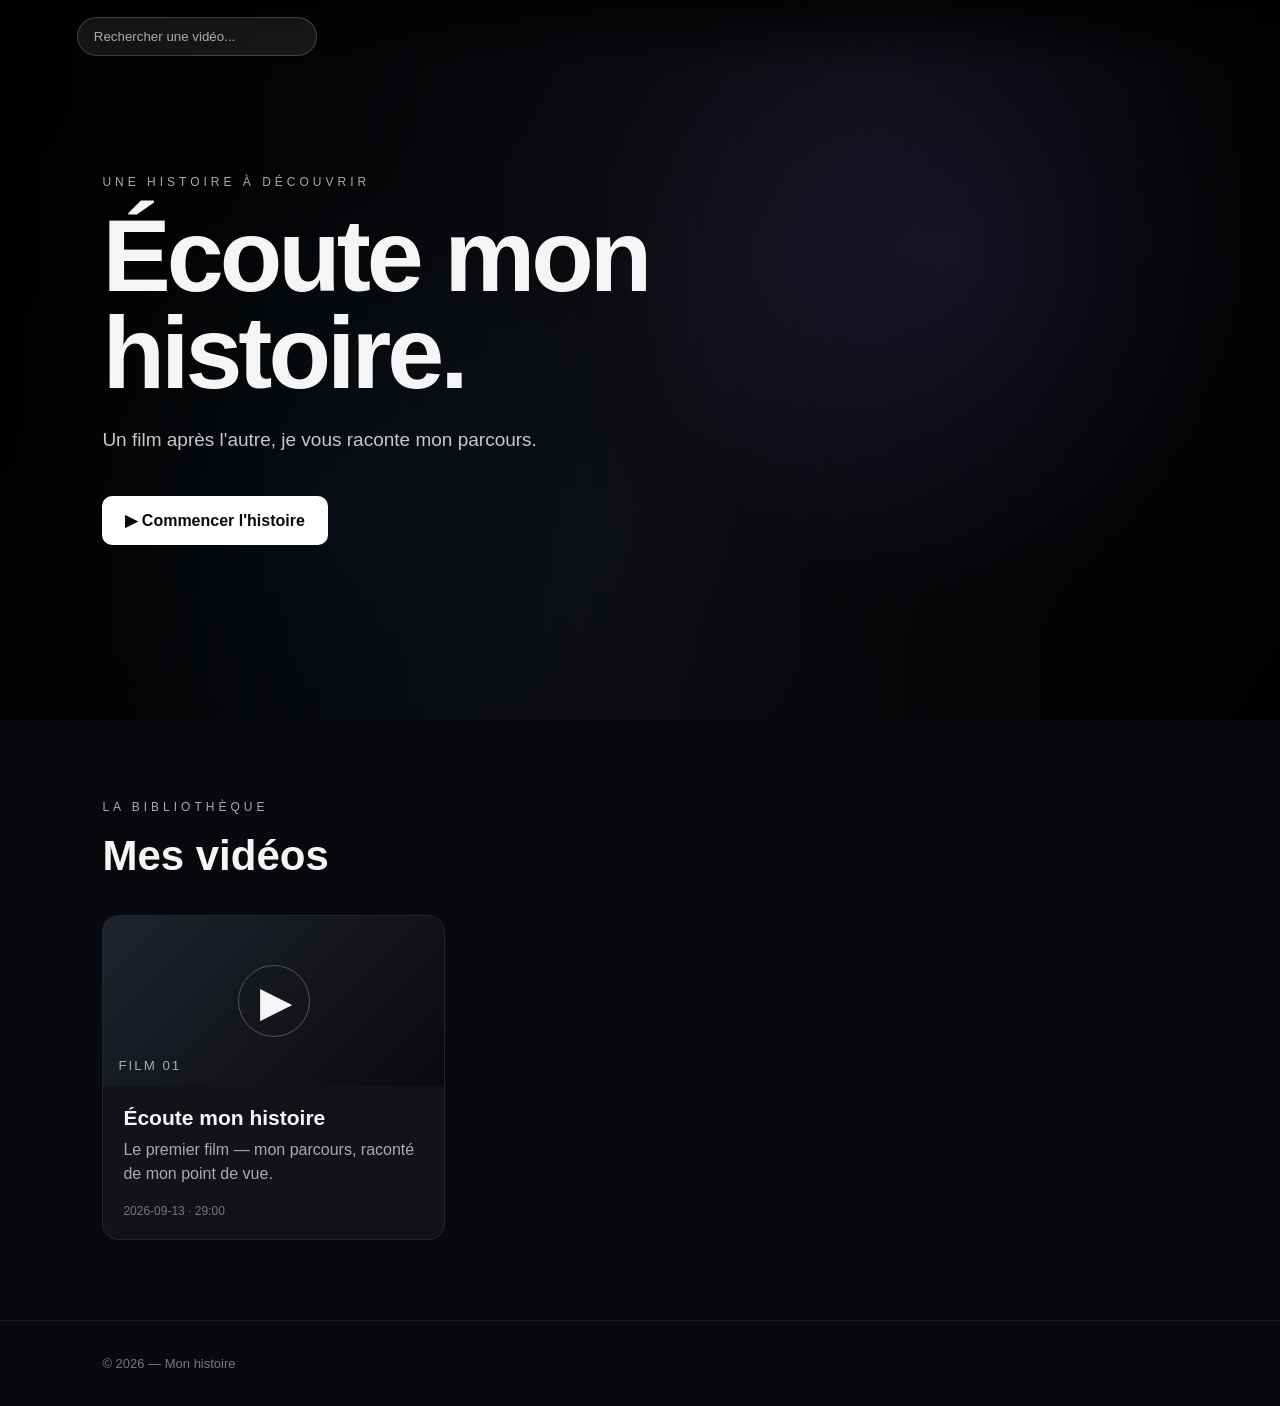
<file: index.html>
<!doctype html>
<html lang="fr">
<head>
  <meta charset="utf-8">
  <meta name="viewport" content="width=device-width, initial-scale=1">
  <title>Mon histoire — Films</title>
  <link rel="icon" type="image/png" href="./logo.png">
  <link rel="stylesheet" href="./style.css">
</head>
<body>
  <header class="topbar">
    <div class="search"><input id="search" type="search" placeholder="Rechercher une vidéo..."></div>
  </header>

  <main>
    <section class="hero">
      <div class="hero-content">
        <p class="eyebrow">UNE HISTOIRE À DÉCOUVRIR</p>
        <h1>Écoute mon histoire.</h1>
        <p class="intro">Un film après l'autre, je vous raconte mon parcours.</p>
        <a class="button" href="./watch.html?id=1">▶ Commencer l'histoire</a>
      </div>
    </section>

    <section class="library">
      <p class="eyebrow">LA BIBLIOTHÈQUE</p>
      <h2>Mes vidéos</h2>
      <div id="video-grid" class="video-grid"></div>
      <p id="empty" class="empty" hidden>Aucune vidéo trouvée.</p>
    </section>
  </main>

  <footer>© 2026 — Mon histoire</footer>
  <script src="./app.js"></script>
</body>
</html>
</file>
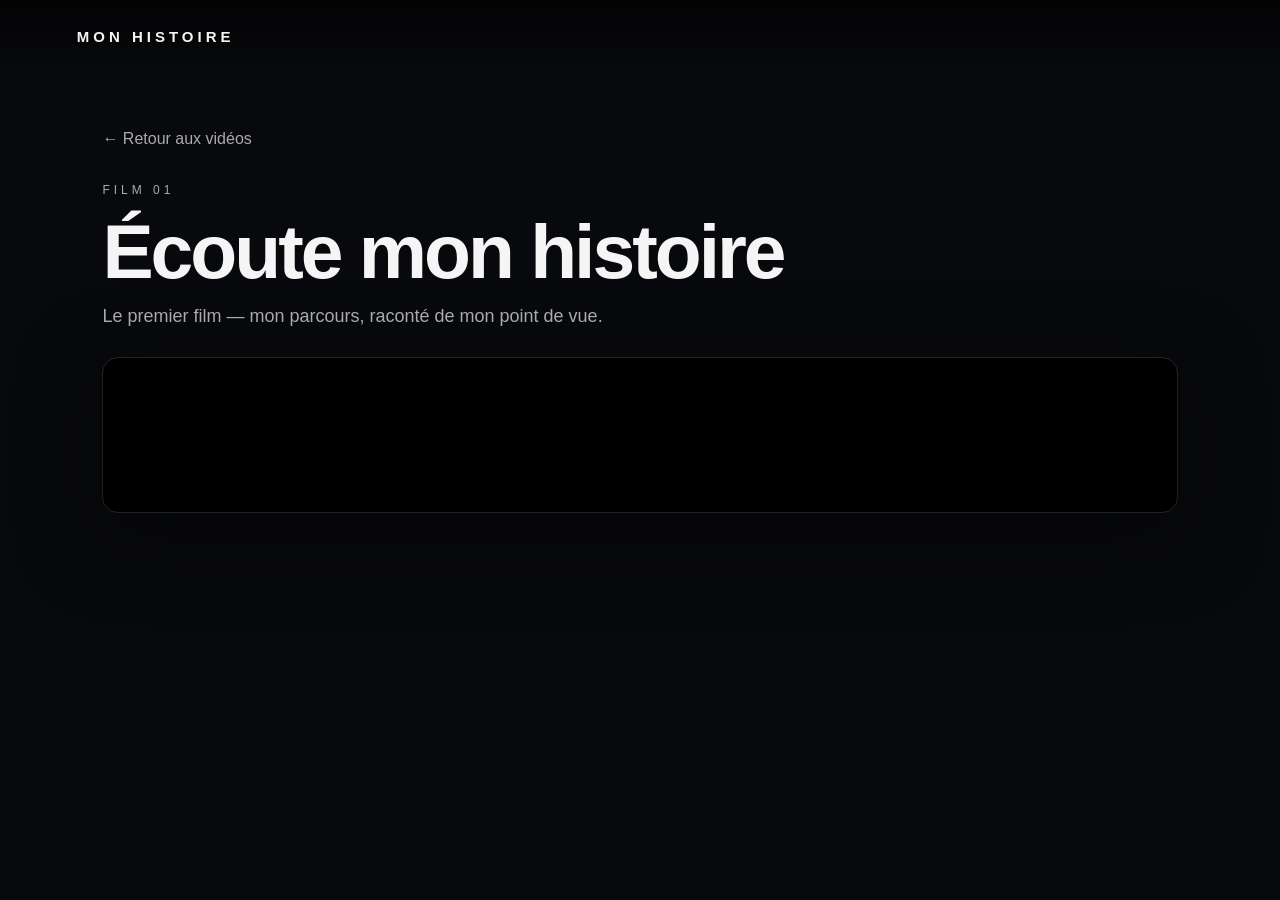
<file: watch.html>
<!doctype html>
<html lang="fr">
<head>
  <meta charset="utf-8">
  <meta name="viewport" content="width=device-width, initial-scale=1">
  <title>Lecture — Mon histoire</title>
  <link rel="stylesheet" href="./style.css">
</head>
<body>
  <header class="topbar">
    <a class="logo" href="./index.html">MON HISTOIRE</a>
  </header>

  <main class="watch">
    <a class="back" href="./index.html">← Retour aux vidéos</a>
    <div id="watch-content"></div>
  </main>

  <script src="./app.js"></script>
  <script>
    const id = new URLSearchParams(location.search).get("id") || "1";
    const item = videos.find(v => String(v.id) === String(id));
    const box = document.getElementById("watch-content");

    if (!item) {
      box.innerHTML = "<h1>Vidéo introuvable</h1>";
    } else {
      box.innerHTML = `
        <p class="eyebrow">FILM ${String(item.id).padStart(2,"0")}</p>
        <h1>${escapeHtml(item.title)}</h1>
        <p class="watch-description">${escapeHtml(item.description)}</p>

        <div class="player-wrap">
          <iframe
            src="https://www.youtube.com/embed/YYlGniMTArw"
            title="${escapeHtml(item.title)}"
            frameborder="0"
            allow="accelerometer; autoplay; clipboard-write; encrypted-media; gyroscope; picture-in-picture; web-share"
            allowfullscreen>
          </iframe>
        </div>
      `;
    }

    function escapeHtml(text) {
      return String(text).replace(/[&<>"']/g, c => ({
        "&":"&amp;",
        "<":"&lt;",
        ">":"&gt;",
        '"':"&quot;",
        "'":"&#039;"
      }[c]));
    }
  </script>
</body>
</html>
</file>
<file: style.css>
*{box-sizing:border-box}
html{scroll-behavior:smooth}
body{margin:0;background:#08090c;color:#f5f5f5;font-family:Arial,Helvetica,sans-serif;min-height:100vh}
a{color:inherit;text-decoration:none}
.topbar{height:72px;display:flex;align-items:center;justify-content:space-between;padding:0 6%;position:absolute;top:0;left:0;right:0;z-index:5;background:linear-gradient(180deg,rgba(0,0,0,.7),transparent)}
.logo{font-weight:900;letter-spacing:4px;font-size:15px}
.search input{width:240px;background:rgba(255,255,255,.08);border:1px solid rgba(255,255,255,.18);border-radius:999px;padding:11px 16px;color:white;outline:none}
.search input::placeholder{color:#aaa}
.hero{min-height:720px;display:flex;align-items:center;padding:120px 8%;position:relative;overflow:hidden;background:
radial-gradient(circle at 75% 35%,rgba(95,80,170,.35),transparent 32%),
radial-gradient(circle at 25% 70%,rgba(30,90,120,.2),transparent 30%),
linear-gradient(120deg,#050609 0%,#11131a 55%,#050507 100%)}
.hero:after{content:"";position:absolute;inset:0;background:linear-gradient(90deg,rgba(0,0,0,.85),rgba(0,0,0,.25),rgba(0,0,0,.75));pointer-events:none}
.hero-content{position:relative;z-index:1;max-width:850px}
.eyebrow{font-size:12px;letter-spacing:4px;color:#aaa;margin:0 0 18px}
h1{font-size:clamp(52px,8vw,110px);line-height:.95;margin:0 0 24px;letter-spacing:-4px}
.intro{font-size:19px;color:#c8c8c8;max-width:580px;line-height:1.6}
.button{display:inline-block;margin-top:22px;padding:15px 23px;border-radius:10px;background:#fff;color:#090909;font-weight:800;transition:.2s}
.button:hover{transform:translateY(-2px)}
.library{padding:80px 8%;max-width:1400px;margin:auto}
.library h2{font-size:42px;margin:0 0 35px}
.video-grid{display:grid;grid-template-columns:repeat(auto-fill,minmax(280px,1fr));gap:24px}
.card{background:#111318;border:1px solid #222630;border-radius:16px;overflow:hidden;transition:.2s}
.card:hover{transform:translateY(-5px);border-color:#4b5260}
.thumb{height:170px;background:linear-gradient(135deg,#20232c,#090a0d);display:flex;align-items:center;justify-content:center;position:relative}
.thumb span{font-size:42px;width:72px;height:72px;border:1px solid #555;border-radius:50%;display:grid;place-items:center;padding-left:5px}
.thumb small{position:absolute;left:15px;bottom:13px;letter-spacing:2px;color:#aaa}
.card-body{padding:20px}
.card h3{margin:0 0 8px;font-size:21px}
.card p{margin:0 0 15px;color:#aaa;line-height:1.5}
.meta{font-size:12px;color:#777}
.empty{color:#888}
footer{padding:35px 8%;border-top:1px solid #181b21;color:#777;font-size:13px}
.watch{padding:130px 8% 80px;max-width:1300px;margin:auto}
.back{color:#aaa;display:inline-block;margin-bottom:35px}
.watch h1{font-size:clamp(45px,6vw,80px);letter-spacing:-3px;margin-bottom:15px}
.watch-description{color:#aaa;font-size:18px;margin-bottom:30px}
.player-wrap{background:#000;border:1px solid #222;border-radius:16px;overflow:hidden;box-shadow:0 20px 80px rgba(0,0,0,.5)}
.player-wrap video{display:block;width:100%;max-height:75vh;background:#000}
@media(max-width:700px){.topbar{padding:0 5%;height:64px}.search input{width:150px}.hero{min-height:650px;padding:110px 7% 80px}.hero h1{letter-spacing:-2px}.library{padding:60px 7%}.library h2{font-size:34px}.video-grid{grid-template-columns:1fr}}
</file>
